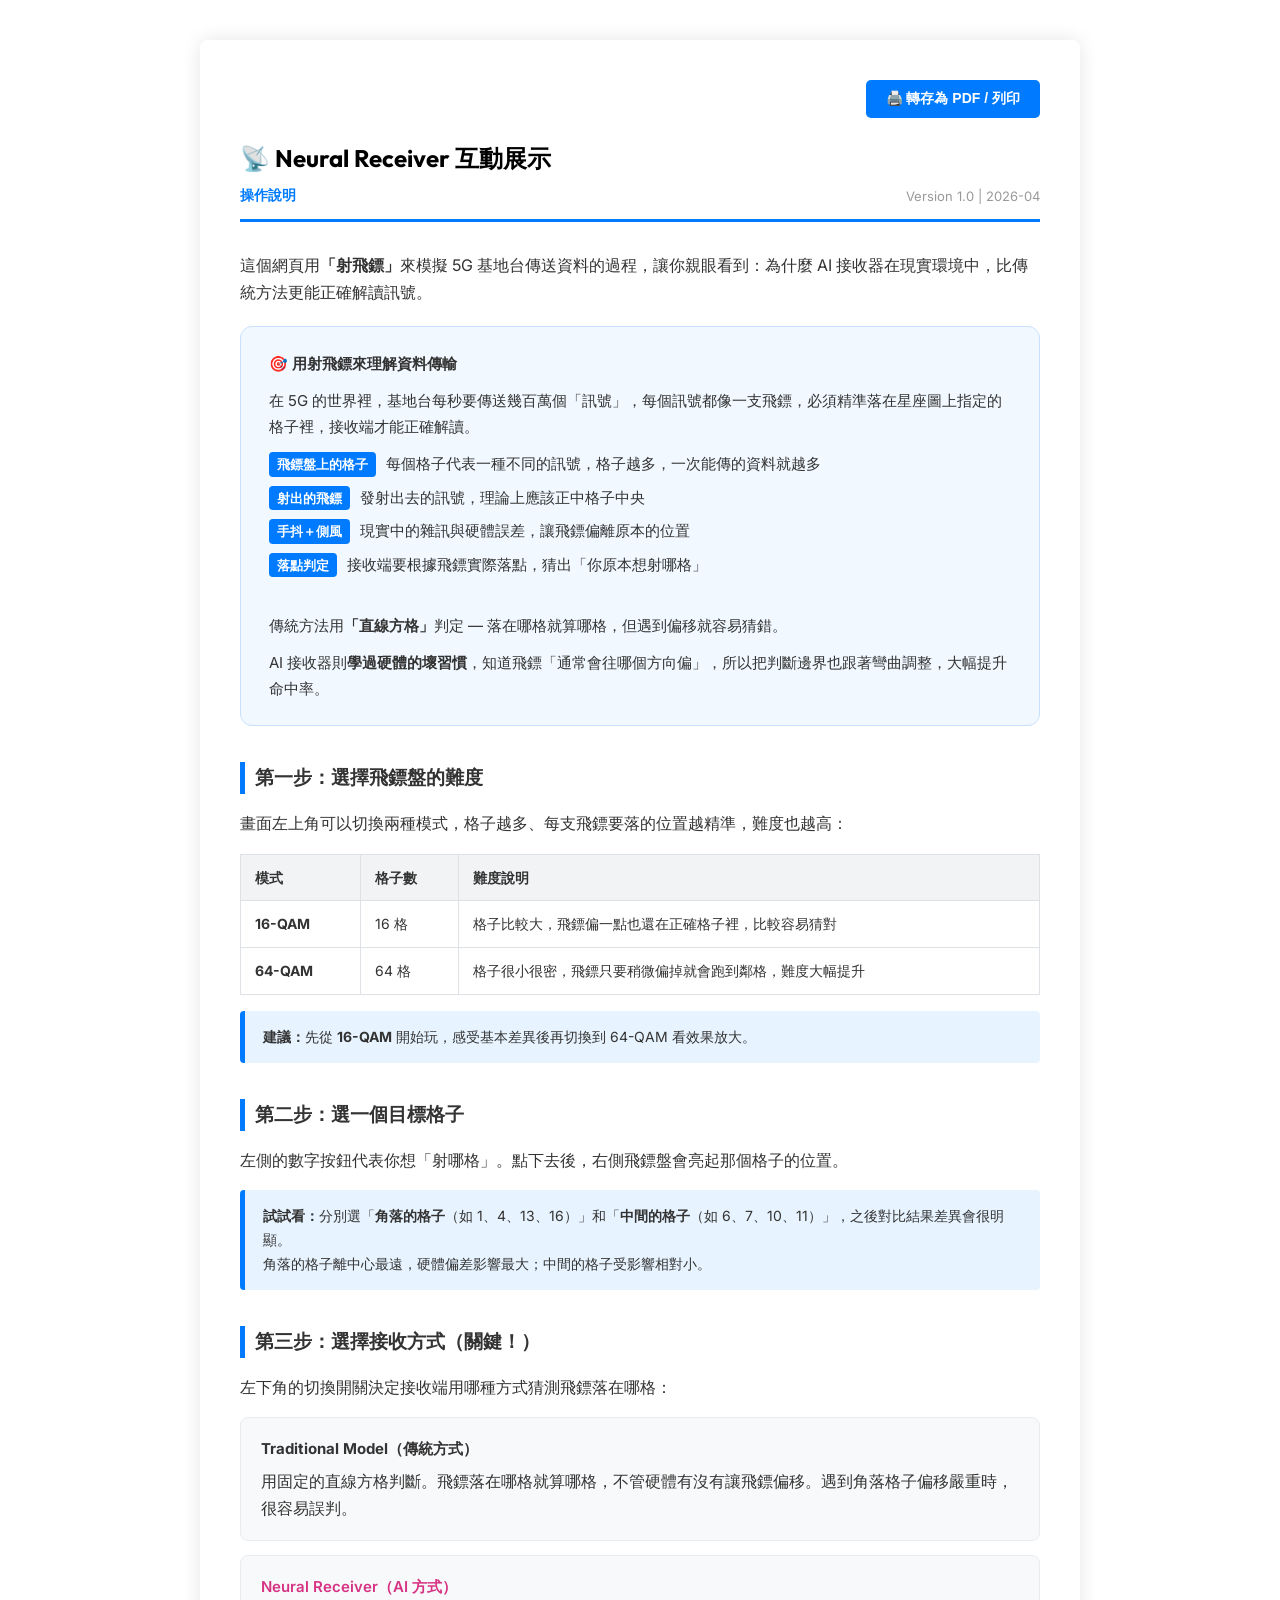
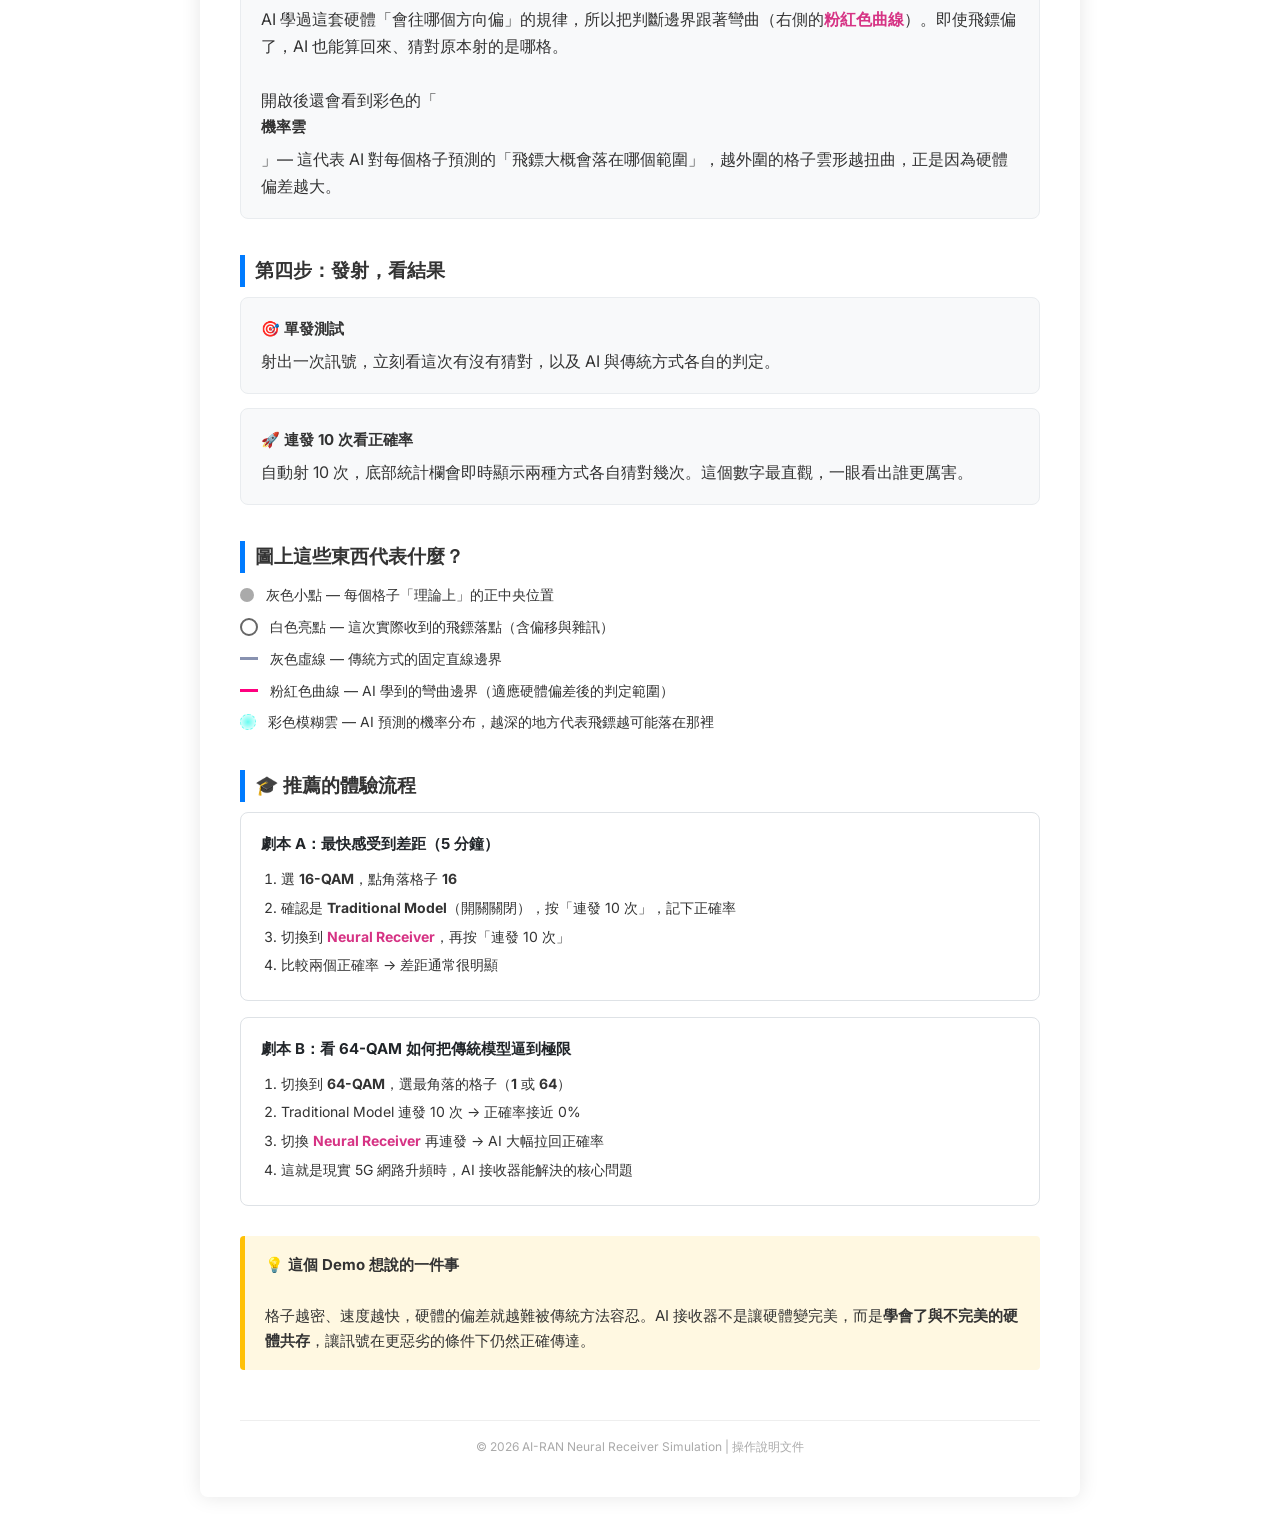
<file: user_guide.html>
<!DOCTYPE html>
<html lang="zh-TW">
<head>
    <meta charset="UTF-8">
    <meta name="viewport" content="width=device-width, initial-scale=1.0">
    <title>RAN DU-low: Neural Receiver 使用說明</title>
    <style>
        @import url('https://fonts.googleapis.com/css2?family=Inter:wght@400;600;700&family=Outfit:wght@400;700&display=swap');

        :root {
            --primary: #007bff;
            --pink: #d63384;
            --text: #333;
            --light-bg: #f8f9fa;
        }

        body {
            font-family: 'Inter', -apple-system, sans-serif;
            line-height: 1.7;
            color: var(--text);
            max-width: 800px;
            margin: 40px auto;
            padding: 40px;
            background: #fff;
            box-shadow: 0 0 20px rgba(0,0,0,0.1);
            border-radius: 8px;
        }

        @media print {
            body { box-shadow: none; margin: 0; padding: 20px; }
            .no-print { display: none; }
        }

        header {
            border-bottom: 3px solid var(--primary);
            margin-bottom: 30px;
            padding-bottom: 12px;
            display: flex;
            justify-content: space-between;
            align-items: flex-end;
        }

        h1 {
            font-family: 'Outfit', sans-serif;
            margin: 0 0 4px 0;
            font-size: 24px;
            color: #000;
        }

        .subtitle {
            font-size: 14px;
            color: var(--primary);
            font-weight: 600;
        }

        .version {
            font-size: 13px;
            color: #999;
            white-space: nowrap;
        }

        h2 {
            font-size: 19px;
            border-left: 5px solid var(--primary);
            padding-left: 10px;
            margin-top: 36px;
            margin-bottom: 10px;
        }

        h3 {
            font-size: 16px;
            color: #495057;
            margin-top: 20px;
            margin-bottom: 6px;
        }

        /* 核心比喻區塊 */
        .analogy-box {
            background: #f1f8ff;
            border: 1px solid #c8e0ff;
            border-radius: 12px;
            padding: 24px 28px;
            margin: 20px 0 36px 0;
        }

        .analogy-box p {
            margin: 0 0 12px 0;
            font-size: 15px;
        }

        .analogy-box p:last-child { margin-bottom: 0; }

        .analogy-row {
            display: flex;
            gap: 10px;
            align-items: baseline;
            margin: 8px 0;
            font-size: 15px;
        }

        .analogy-label {
            background: var(--primary);
            color: #fff;
            border-radius: 4px;
            padding: 1px 8px;
            font-size: 13px;
            font-weight: 600;
            white-space: nowrap;
        }

        /* 步驟 */
        .step-card {
            background: var(--light-bg);
            border: 1px solid #e9ecef;
            border-radius: 8px;
            padding: 18px 20px;
            margin-bottom: 14px;
        }

        .step-card strong { display: block; margin-bottom: 6px; font-size: 15px; }

        table {
            width: 100%;
            border-collapse: collapse;
            margin: 14px 0;
        }

        th, td {
            border: 1px solid #dee2e6;
            padding: 11px 14px;
            text-align: left;
            font-size: 14px;
        }

        th { background: #f1f3f5; font-weight: 600; }

        .tip-box {
            background: #e7f3ff;
            border-left: 5px solid var(--primary);
            padding: 14px 18px;
            margin: 16px 0;
            border-radius: 4px;
            font-size: 14px;
        }

        .scenario-card {
            background: #fff;
            border: 1px solid #dee2e6;
            border-radius: 8px;
            padding: 18px 20px;
            margin-bottom: 16px;
        }

        .scenario-title {
            font-weight: 700;
            font-size: 15px;
            margin-bottom: 10px;
            color: #212529;
        }

        .scenario-card ol {
            margin: 0;
            padding-left: 20px;
        }

        .scenario-card li { margin-bottom: 5px; font-size: 14px; }

        .highlight { color: var(--pink); font-weight: 600; }

        .legend-row {
            display: flex;
            gap: 12px;
            align-items: center;
            margin: 8px 0;
            font-size: 14px;
        }

        .legend-dot {
            width: 14px;
            height: 14px;
            border-radius: 50%;
            flex-shrink: 0;
        }

        .key-message {
            background: #fff8e1;
            border-left: 5px solid #ffc107;
            padding: 16px 20px;
            border-radius: 4px;
            margin: 30px 0 50px 0;
            font-size: 15px;
        }

        .footer {
            margin-top: 40px;
            text-align: center;
            font-size: 12px;
            color: #aaa;
            border-top: 1px solid #eee;
            padding-top: 16px;
        }

        .btn-print {
            background: var(--primary);
            color: #fff;
            padding: 10px 20px;
            border: none;
            border-radius: 5px;
            cursor: pointer;
            font-weight: 600;
            font-size: 14px;
        }

        .btn-print:hover { background: #0056b3; }
    </style>
</head>
<body>

    <div class="no-print" style="text-align: right; margin-bottom: 20px;">
        <button class="btn-print" onclick="window.print()">🖨️ 轉存為 PDF / 列印</button>
    </div>

    <header>
        <div>
            <h1>📡 Neural Receiver 互動展示</h1>
            <div class="subtitle">操作說明</div>
        </div>
        <div class="version">Version 1.0 | 2026-04</div>
    </header>

    <p>這個網頁用<strong>「射飛鏢」</strong>來模擬 5G 基地台傳送資料的過程，讓你親眼看到：為什麼 AI 接收器在現實環境中，比傳統方法更能正確解讀訊號。</p>

    <!-- 核心比喻 -->
    <div class="analogy-box">
        <p><strong>🎯 用射飛鏢來理解資料傳輸</strong></p>
        <p>在 5G 的世界裡，基地台每秒要傳送幾百萬個「訊號」，每個訊號都像一支飛鏢，必須精準落在星座圖上指定的格子裡，接收端才能正確解讀。</p>
        <div class="analogy-row"><span class="analogy-label">飛鏢盤上的格子</span>每個格子代表一種不同的訊號，格子越多，一次能傳的資料就越多</div>
        <div class="analogy-row"><span class="analogy-label">射出的飛鏢</span>發射出去的訊號，理論上應該正中格子中央</div>
        <div class="analogy-row"><span class="analogy-label">手抖＋側風</span>現實中的雜訊與硬體誤差，讓飛鏢偏離原本的位置</div>
        <div class="analogy-row"><span class="analogy-label">落點判定</span>接收端要根據飛鏢實際落點，猜出「你原本想射哪格」</div>
        <br>
        <p>傳統方法用<strong>「直線方格」</strong>判定 — 落在哪格就算哪格，但遇到偏移就容易猜錯。</p>
        <p>AI 接收器則<strong>學過硬體的壞習慣</strong>，知道飛鏢「通常會往哪個方向偏」，所以把判斷邊界也跟著彎曲調整，大幅提升命中率。</p>
    </div>

    <!-- Step 1 -->
    <h2>第一步：選擇飛鏢盤的難度</h2>
    <p>畫面左上角可以切換兩種模式，格子越多、每支飛鏢要落的位置越精準，難度也越高：</p>
    <table>
        <thead>
            <tr><th>模式</th><th>格子數</th><th>難度說明</th></tr>
        </thead>
        <tbody>
            <tr>
                <td><strong>16-QAM</strong></td>
                <td>16 格</td>
                <td>格子比較大，飛鏢偏一點也還在正確格子裡，比較容易猜對</td>
            </tr>
            <tr>
                <td><strong>64-QAM</strong></td>
                <td>64 格</td>
                <td>格子很小很密，飛鏢只要稍微偏掉就會跑到鄰格，難度大幅提升</td>
            </tr>
        </tbody>
    </table>
    <div class="tip-box">
        <strong>建議：</strong>先從 <strong>16-QAM</strong> 開始玩，感受基本差異後再切換到 64-QAM 看效果放大。
    </div>

    <!-- Step 2 -->
    <h2>第二步：選一個目標格子</h2>
    <p>左側的數字按鈕代表你想「射哪格」。點下去後，右側飛鏢盤會亮起那個格子的位置。</p>
    <div class="tip-box">
        <strong>試試看：</strong>分別選「<strong>角落的格子</strong>（如 1、4、13、16）」和「<strong>中間的格子</strong>（如 6、7、10、11）」，之後對比結果差異會很明顯。
        <br>角落的格子離中心最遠，硬體偏差影響最大；中間的格子受影響相對小。
    </div>

    <!-- Step 3 -->
    <h2>第三步：選擇接收方式（關鍵！）</h2>
    <p>左下角的切換開關決定接收端用哪種方式猜測飛鏢落在哪格：</p>

    <div class="step-card">
        <strong>Traditional Model（傳統方式）</strong>
        用固定的直線方格判斷。飛鏢落在哪格就算哪格，不管硬體有沒有讓飛鏢偏移。遇到角落格子偏移嚴重時，很容易誤判。
    </div>

    <div class="step-card">
        <strong><span class="highlight">Neural Receiver（AI 方式）</span></strong>
        AI 學過這套硬體「會往哪個方向偏」的規律，所以把判斷邊界跟著彎曲（右側的<span class="highlight">粉紅色曲線</span>）。即使飛鏢偏了，AI 也能算回來、猜對原本射的是哪格。
        <br><br>
        開啟後還會看到彩色的「<strong>機率雲</strong>」— 這代表 AI 對每個格子預測的「飛鏢大概會落在哪個範圍」，越外圍的格子雲形越扭曲，正是因為硬體偏差越大。
    </div>

    <!-- Step 4 -->
    <h2>第四步：發射，看結果</h2>

    <div class="step-card">
        <strong>🎯 單發測試</strong>
        射出一次訊號，立刻看這次有沒有猜對，以及 AI 與傳統方式各自的判定。
    </div>

    <div class="step-card">
        <strong>🚀 連發 10 次看正確率</strong>
        自動射 10 次，底部統計欄會即時顯示兩種方式各自猜對幾次。這個數字最直觀，一眼看出誰更厲害。
    </div>

    <!-- 圖例 -->
    <h2>圖上這些東西代表什麼？</h2>
    <div class="legend-row"><span class="legend-dot" style="background:#aaa;"></span>灰色小點 — 每個格子「理論上」的正中央位置</div>
    <div class="legend-row"><span class="legend-dot" style="background:#fff; border: 2px solid #666;"></span>白色亮點 — 這次實際收到的飛鏢落點（含偏移與雜訊）</div>
    <div class="legend-row"><span class="legend-dot" style="background:#8892b0; border-radius:0; width:18px; height:3px;"></span>灰色虛線 — 傳統方式的固定直線邊界</div>
    <div class="legend-row"><span class="legend-dot" style="background:#ff007f; border-radius:0; width:18px; height:3px;"></span>粉紅色曲線 — AI 學到的彎曲邊界（適應硬體偏差後的判定範圍）</div>
    <div class="legend-row"><span class="legend-dot" style="background: radial-gradient(circle, #66fcf1, transparent); border: 1px dashed #66fcf1;"></span>彩色模糊雲 — AI 預測的機率分布，越深的地方代表飛鏢越可能落在那裡</div>

    <!-- 劇本 -->
    <h2>🎓 推薦的體驗流程</h2>

    <div class="scenario-card">
        <div class="scenario-title">劇本 A：最快感受到差距（5 分鐘）</div>
        <ol>
            <li>選 <strong>16-QAM</strong>，點角落格子 <strong>16</strong></li>
            <li>確認是 <strong>Traditional Model</strong>（開關關閉），按「連發 10 次」，記下正確率</li>
            <li>切換到 <span class="highlight"><strong>Neural Receiver</strong></span>，再按「連發 10 次」</li>
            <li>比較兩個正確率 → 差距通常很明顯</li>
        </ol>
    </div>

    <div class="scenario-card">
        <div class="scenario-title">劇本 B：看 64-QAM 如何把傳統模型逼到極限</div>
        <ol>
            <li>切換到 <strong>64-QAM</strong>，選最角落的格子（<strong>1</strong> 或 <strong>64</strong>）</li>
            <li>Traditional Model 連發 10 次 → 正確率接近 0%</li>
            <li>切換 <span class="highlight"><strong>Neural Receiver</strong></span> 再連發 → AI 大幅拉回正確率</li>
            <li>這就是現實 5G 網路升頻時，AI 接收器能解決的核心問題</li>
        </ol>
    </div>

    <!-- 核心訊息 -->
    <div class="key-message">
        <strong>💡 這個 Demo 想說的一件事</strong><br><br>
        格子越密、速度越快，硬體的偏差就越難被傳統方法容忍。AI 接收器不是讓硬體變完美，而是<strong>學會了與不完美的硬體共存</strong>，讓訊號在更惡劣的條件下仍然正確傳達。
    </div>

    <div class="footer">
        © 2026 AI-RAN Neural Receiver Simulation | 操作說明文件
    </div>

    <script>
        if (window.location.search.includes('print=true')) {
            window.print();
        }
    </script>
</body>
</html>
</file>
